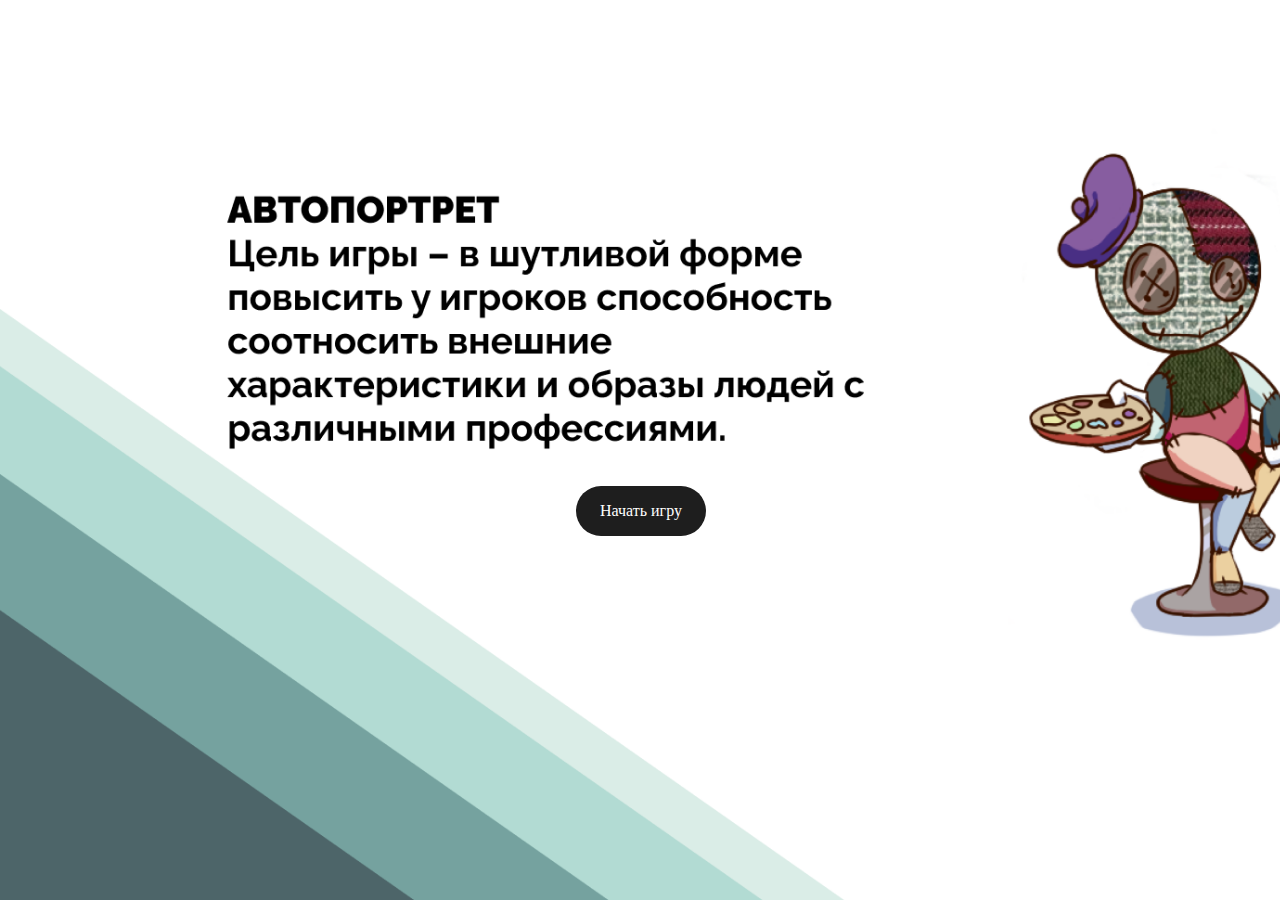
<file: career definition/index.html>
<!DOCTYPE html>
<html lang="en">
<head>
    <meta charset="UTF-8">
    <meta http-equiv="X-UA-Compatible" content="IE=edge">
    <meta name="viewport" content="width=device-width, initial-scale=1.0">
    <title>career definition</title>
    <link rel="stylesheet" href="./style.css">
</head>
<body>
    <div class="header">
        <a href="./cite/choice.html" class="btn">Начать игру</a>
        </div>
    </div>
</body>
</html>
</file>
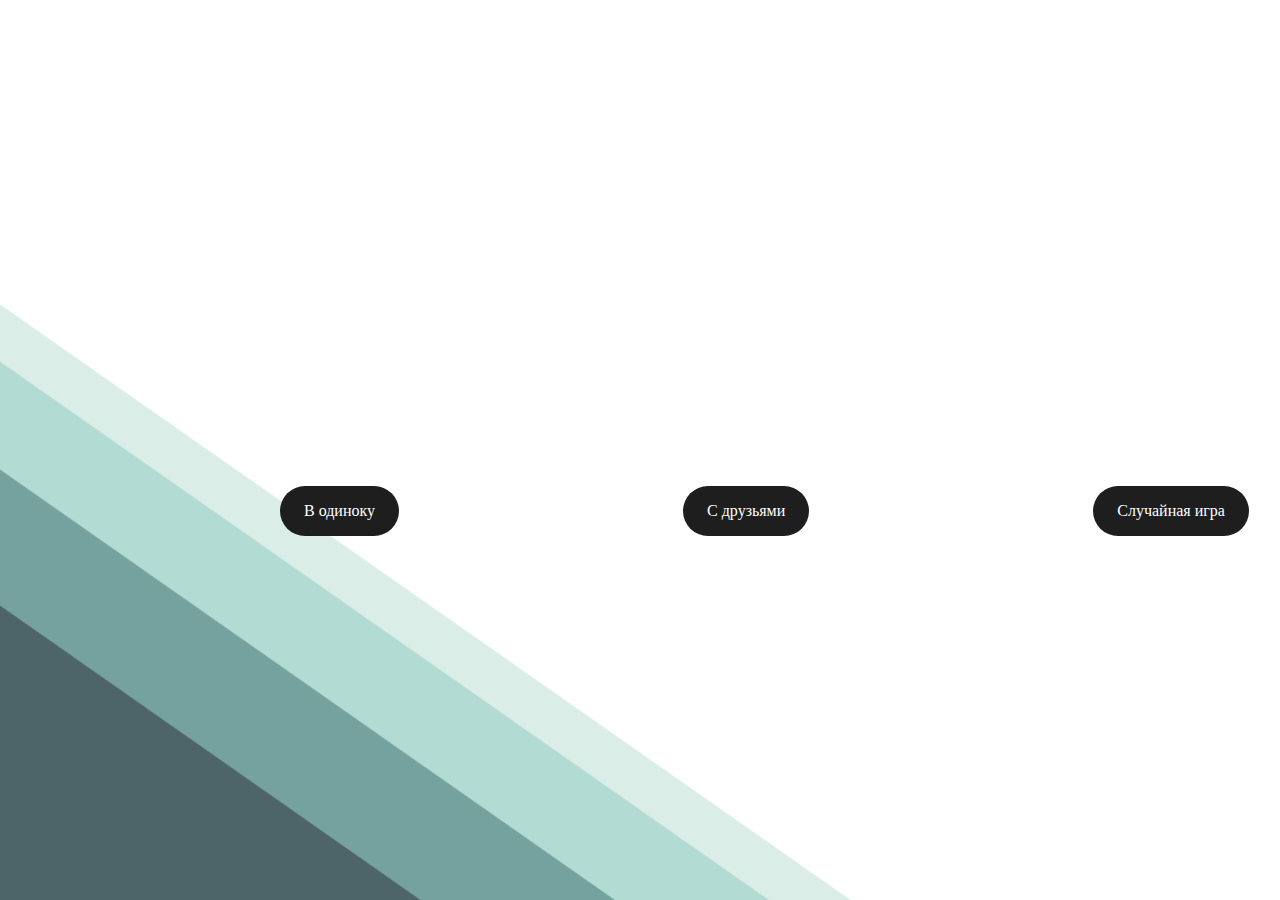
<file: career definition/cite/choice.html>
<!DOCTYPE html>
<html lang="en">
<head>
    <meta charset="UTF-8">
    <meta http-equiv="X-UA-Compatible" content="IE=edge">
    <meta name="viewport" content="width=device-width, initial-scale=1.0">
    <title>career definition</title>
    <link rel="stylesheet" href="./style.css">
</head>
<body>
    <div class="header">
        <a href="./paint/index.html" class="btn1">В одиноку</a>
        <a href="./paint/index.html" class="btn2">С друзьями</a>
        <a href="./paint/index.html" class="btn3">Случайная игра</a>
        </div>
    </div>
</body>
</html>
</file>
<file: career definition/style.css>
body {
    margin: 0;
}

.header {
    background-image: url(bg.png);
    height: 100vh;
    background-repeat: no-repeat;
    background-size: cover;

}

.btn {
    display: inline-block;
    background: #1E1E1E;
    color: #fff;
    padding: 1rem 1.5rem;
    text-decoration: none;
    border-radius: 60px;
    margin-top: 38%;
    margin-left: 45%;
}
.content {
    margin-left: 10px;
}
</file>
<file: career definition/cite/style.css>
body {
    margin: 0;
}

.header {
    background-image: url(bg.png);
    height: 100vh;
    background-repeat: no-repeat;
    background-size: cover;

}

.btn1 {
    display: inline-block;
    background: #1E1E1E;
    color: #fff;
    padding: 1rem 1.5rem;
    text-decoration: none;
    border-radius: 60px;
    margin-top: 38%;
    margin-left: 280px;
   }

.btn2 {
    display: inline-block;
    background: #1E1E1E;
    color: #fff;
    padding: 1rem 1.5rem;
    text-decoration: none;
    border-radius: 60px;
    margin-left: 280px;
   }

.btn3 {
    display: inline-block;
    background: #1E1E1E;
    color: #fff;
    padding: 1rem 1.5rem;
    text-decoration: none;
    border-radius: 60px;
    margin-left: 280px;
   }
</file>
